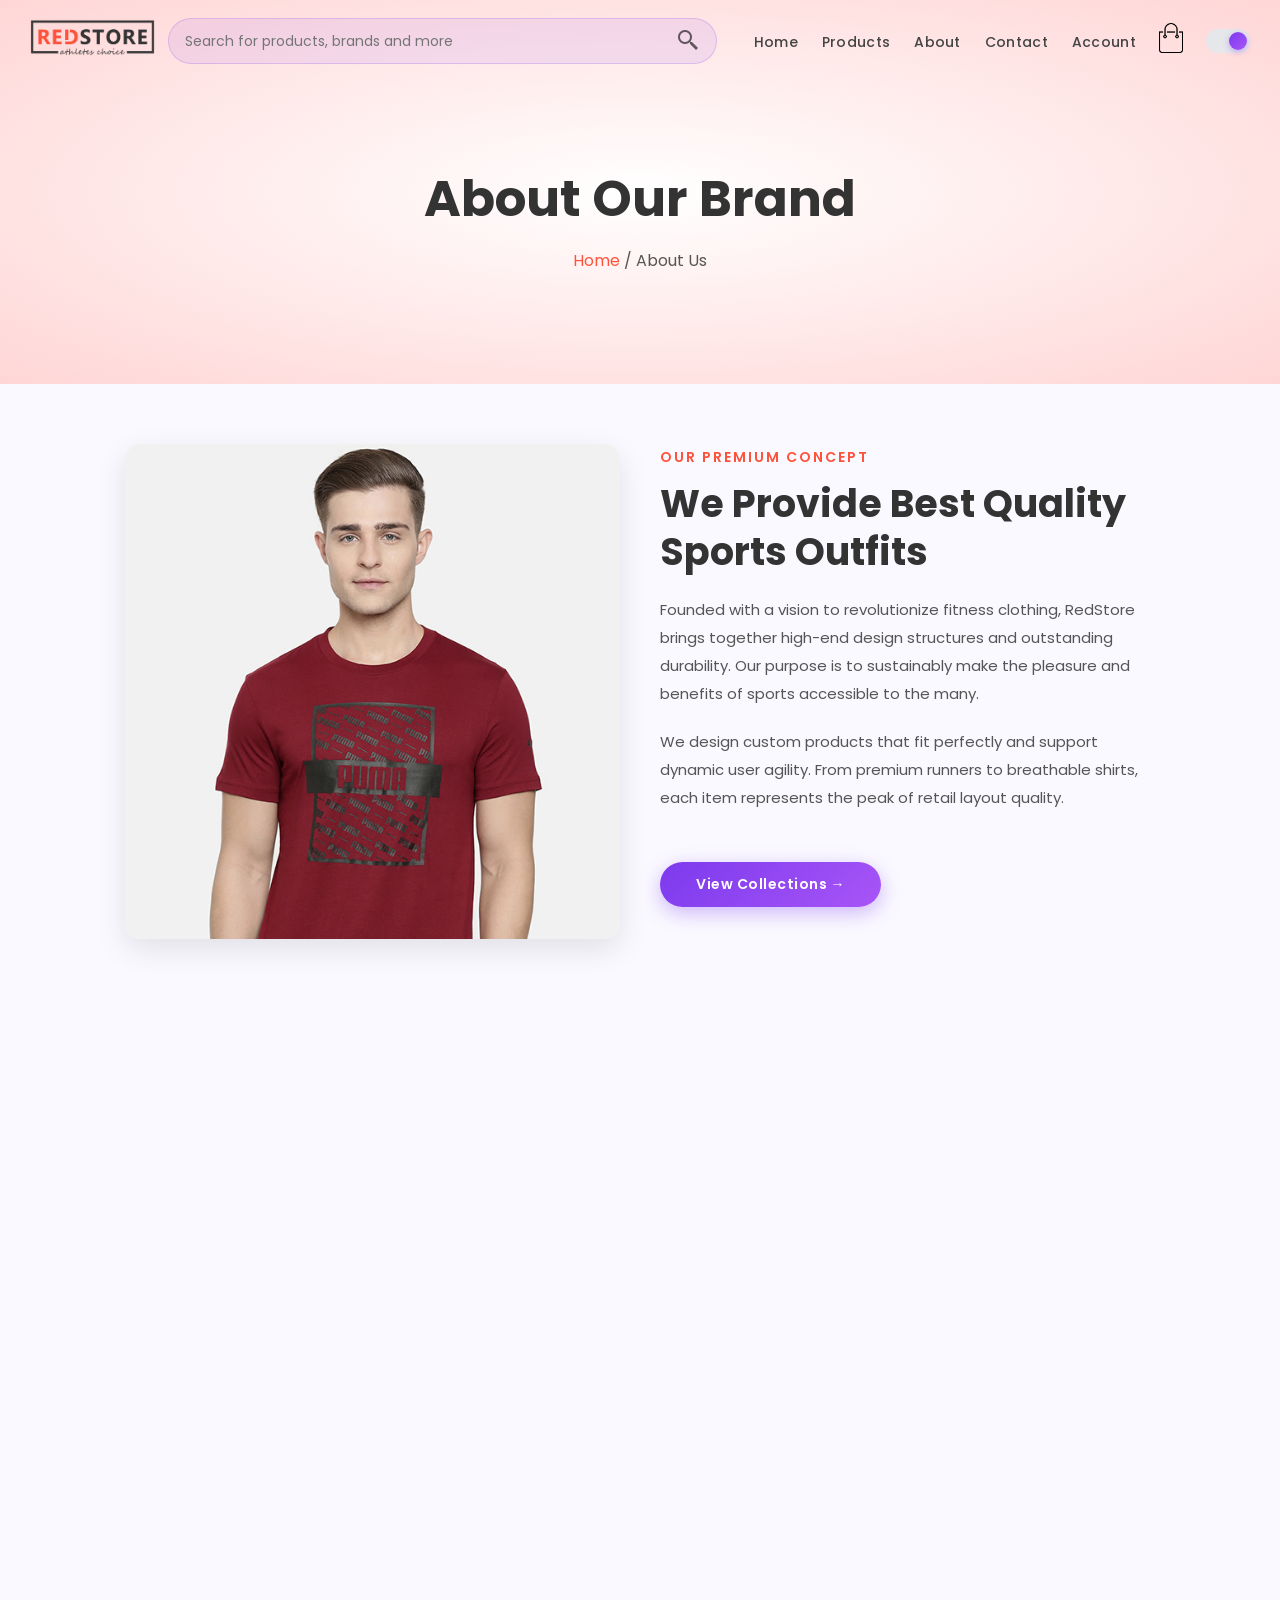
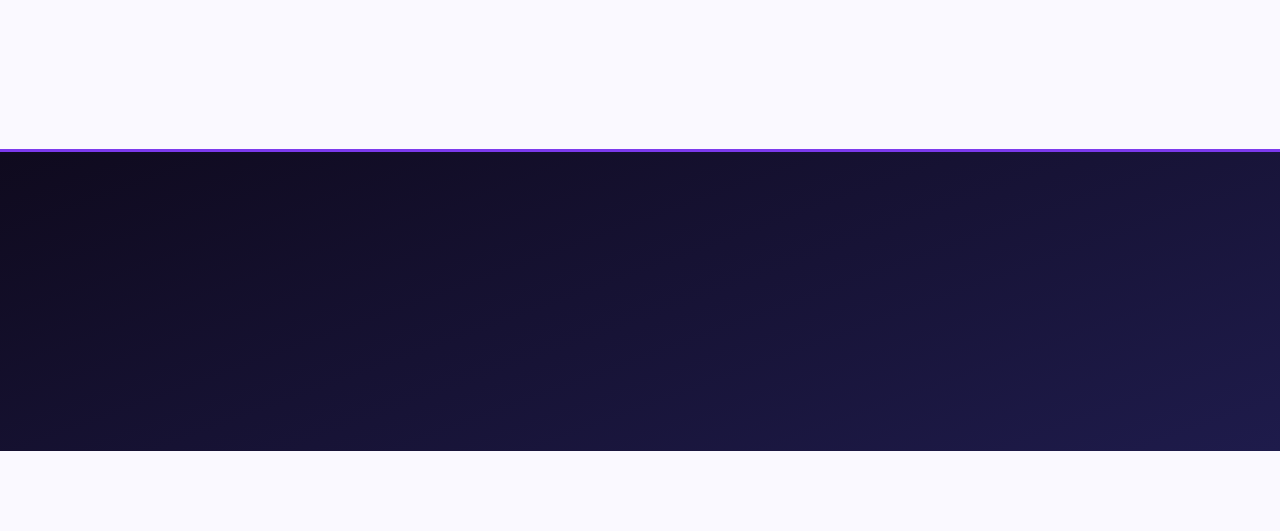
<file: About us.html>
<!DOCTYPE html>
<html lang="en">

<head>
    <meta charset="UTF-8" />
    <meta http-equiv="X-UA-Compatible" content="IE=edge" />
    <meta name="viewport" content="width=device-width, initial-scale=1.0" />
    <title>About Us | RedStore</title>
    <link rel="stylesheet" href="style.css" />
    <link rel="preconnect" href="https://fonts.googleapis.com" />
    <link rel="preconnect" href="https://fonts.gstatic.com" crossorigin />
    <link href="https://fonts.googleapis.com/css2?family=Poppins:wght@300;400;500;600;700&display=swap" rel="stylesheet" />
    <link href="https://unpkg.com/aos@2.3.1/dist/aos.css" rel="stylesheet" />
    <link rel="stylesheet" href="https://stackpath.bootstrapcdn.com/font-awesome/4.7.0/css/font-awesome.min.css" />
    <link rel="icon" type="image/x-icon" href="logo.png" />

    <style>
        /* --- VIP ABOUT PAGE CSS --- */
        .about-header {
            background: radial-gradient(#fff, #ffd6d6);
            padding-bottom: 30px;
        }
        
        /* Banner Area */
        .about-banner {
            text-align: center;
            padding: 80px 20px;
        }
        .about-banner h1 {
            font-size: 50px;
            font-weight: 700;
            color: #333;
            margin-bottom: 10px;
        }
        .about-banner p {
            color: #555;
            font-size: 16px;
        }

        /* Core Story Section */
        .about-core {
            padding: 60px 0;
        }
        .about-row {
            display: flex;
            align-items: center;
            justify-content: space-between;
            flex-wrap: wrap;
            gap: 40px;
        }
        .about-col-img, .about-col-text {
            flex: 1;
            min-width: 300px;
        }
        .about-img {
            width: 100%;
            border-radius: 15px;
            box-shadow: 0 10px 30px rgba(0, 0, 0, 0.1);
        }
        .tagline {
            color: #ff523b;
            font-weight: 600;
            text-transform: uppercase;
            letter-spacing: 2px;
            margin-bottom: 10px;
            font-size: 14px;
        }
        .about-heading {
            font-size: 38px;
            line-height: 48px;
            font-weight: 700;
            color: #333;
            margin-bottom: 20px;
        }
        .about-desc {
            color: #555;
            font-size: 15px;
            line-height: 28px;
            margin-bottom: 20px;
        }

        /* Milestones Counters */
        .milestones {
            background: #ff523b;
            color: #fff;
            padding: 50px 20px;
            text-align: center;
            border-radius: 15px;
            margin: 40px auto;
        }
        .milestone-row {
            display: flex;
            justify-content: space-around;
            flex-wrap: wrap;
            gap: 20px;
        }
        .milestone-box h2 {
            font-size: 40px;
            font-weight: 700;
        }
        .milestone-box p {
            font-size: 14px;
            opacity: 0.9;
        }

        /* Team Section */
        .team-section {
            padding: 60px 0;
            text-align: center;
        }
        .team-title {
            font-size: 32px;
            font-weight: 700;
            margin-bottom: 40px;
            color: #333;
        }
        .team-row {
            display: flex;
            justify-content: space-between;
            flex-wrap: wrap;
            gap: 20px;
        }
        .team-col {
            flex-basis: 30%;
            min-width: 250px;
            margin-bottom: 30px;
            background: #fff;
            padding: 20px;
            border-radius: 10px;
            box-shadow: 0 5px 20px rgba(0,0,0,0.05);
            transition: transform 0.3s;
        }
        .team-col:hover {
            transform: translateY(-10px);
        }
        .team-col img {
            width: 120px;
            height: 120px;
            border-radius: 50%;
            margin-bottom: 15px;
            object-fit: cover;
        }
        .team-col h3 {
            font-size: 18px;
            font-weight: 600;
            color: #333;
        }
        .team-col p {
            color: #ff523b;
            font-size: 13px;
            font-weight: 500;
            margin-bottom: 10px;
        }

        /* Dark mode menu image icon white color fix */
        .menu-icon.active {
            filter: invert(1) brightness(2) !important;
        }

        /* --- Dark Mode Active Override Configurations --- */
        body.active, body.active .about-header {
            background: #222 !important;
        }
        body.active .about-banner h1, 
        body.active .about-heading, 
        body.active .team-title,
        body.active .team-col h3 {
            color: #fff !important;
        }
        body.active .about-banner p, 
        body.active .about-desc {
            color: #ccc !important;
        }
        body.active .team-col {
            background: #333 !important;
            box-shadow: 0 5px 20px rgba(255,255,255,0.02);
        }
    </style>
</head>

<body>
    <div class="about-header">
        <div class="container">
            <div class="navbar">
                <div class="logo">
                    <a href="index.html">
                        <img src="logo.png" width="125px" />
                    </a>
                </div>
                <div class="search_bar">
                    <input type="text" name="search" placeholder="Search for products, brands and more">
                    <button type="submit" class="search-button"><img src="icons8-search-24.png"></button>
                </div>
                <nav>
                    <ul id="MenuItems">
                        <li><a href="index.html">Home</a></li>
                        <li><a href="allproducts.html">Products</a></li>
                        <li><a href="about.html">About</a></li>
                        <li><a href="contact.html">Contact</a></li>
                        <li><a href="account.html">Account</a></li>
                    </ul>
                </nav>
                <a href="cart.html">
                    <img src="cart.png" width="30px" height="30px" />
                </a>
                <div class="toggle">
                    <i class="fa-solid fa-moon toggle-icon"></i>
                    <i class="fa-solid fa-sun toggle-icon"></i>
                    <div class="toggle-ball"></div>
                </div>
                <img src="menu.png" class="menu-icon" onclick="menutoggle()" />
            </div>

            <div class="about-banner" data-aos="fade-up">
                <h1>About Our Brand</h1>
                <p><a href="index.html" style="color: #ff523b;">Home</a> / About Us</p>
            </div>
        </div>
    </div>

    <div class="small-container">
        
        <div class="about-core" data-aos="fade-up">
            <div class="about-row">
                <div class="about-col-img">
                    <img src="gallery-1.jpg" class="about-img" />
                </div>
                <div class="about-col-text">
                    <p class="tagline">Our Premium Concept</p>
                    <h2 class="about-heading">We Provide Best Quality Sports Outfits</h2>
                    <p class="about-desc">
                        Founded with a vision to revolutionize fitness clothing, RedStore brings together high-end design structures and outstanding durability. Our purpose is to sustainably make the pleasure and benefits of sports accessible to the many.
                    </p>
                    <p class="about-desc">
                        We design custom products that fit perfectly and support dynamic user agility. From premium runners to breathable shirts, each item represents the peak of retail layout quality.
                    </p>
                    <a href="allproducts.html" class="btn">View Collections &#8594;</a>
                </div>
            </div>
        </div>

        <div class="milestones" data-aos="fade-up">
            <div class="milestone-row">
                <div class="milestone-box">
                    <h2>12K+</h2>
                    <p>Happy Global Viewers</p>
                </div>
                <div class="milestone-box">
                    <h2>50+</h2>
                    <p>Premium Products</p>
                </div>
                <div class="milestone-box">
                    <h2>24/7</h2>
                    <p>Operational Support</p>
                </div>
                <div class="milestone-box">
                    <h2>100%</h2>
                    <p>Authentic Quality</p>
                </div>
            </div>
        </div>

        <div class="team-section" data-aos="fade-up">
            <h2 class="team-title">Our Creative Mind</h2>
            <div class="team-row">
                <div class="team-col">
                    <img src="user-1.png" />
                    <h3>Emma Watson</h3>
                    <p>Lead Apparel Designer</p>
                </div>
                <div class="team-col">
                    <img src="user-2.png" />
                    <h3>M. Mujeeb Ur Rehman</h3>
                    <p>Founder & Web Architect</p>
                </div>
                <div class="team-col">
                    <img src="user-3.png" />
                    <h3>John Doe</h3>
                    <p>Marketing Operations</p>
                </div>
            </div>
        </div>

    </div>

    <div class="footer">
        <div class="container" data-aos="fade-up">
            <div class="row">
                <div class="footer-col-1">
                    <h3>Download Our App</h3>
                    <p>Download App for Android and ios mobile phone</p>
                    <div class="app-logo">
                        <img src="play-store.png" />
                        <img src="app-store.png" />
                    </div>
                </div>
                <div class="footer-col-2">
                    <img src="logo-white.png" />
                    <p>Our Purpose is to Sustainably make the Pleasure and Benefits of Sports Accessible to the many.</p>
                </div>
                <div class="footer-col-3">
                    <h3>Useful Links</h3>
                    <ul>
                        <li>Coupons</li>
                        <li>Blog Post</li>
                        <li>Return Policy</li>
                        <li>Join Affiliate</li>
                    </ul>
                </div>
                <div class="footer-col-4">
                    <h3>Follow Us</h3>
                    <ul>
                        <li>Facebook</li>
                        <li>Twitter</li>
                        <li>Instagram</li>
                        <li>Youtube</li>
                    </ul>
                </div>
            </div>
            <hr />
            <p class="copyright">
                Copyright &copy;
                <script type="text/javascript">
                    document.write(new Date().getFullYear());
                </script>
                - RedStore
            </p>
        </div>
    </div>

    <script>
        var MenuItems = document.getElementById("MenuItems");
        MenuItems.style.maxHeight = "0px";

        function menutoggle() {
            if (MenuItems.style.maxHeight == "0px") {
                MenuItems.style.maxHeight = "200px";
            } else {
                MenuItems.style.maxHeight = "0px";
            }
        }

        // Dark Mode Controller System
        const ball = document.querySelector(".toggle-ball");
        const items = document.querySelectorAll(".row,body,.menu-icon,.container,.navbar,.about-header,.toggle");
        
        ball.addEventListener("click", () => {
            items.forEach(item => {
                item.classList.toggle("active");
            });
            ball.classList.toggle("active");
        });
    </script>
    <script src="https://unpkg.com/aos@2.3.1/dist/aos.js"></script>
    <script>
        AOS.init();
    </script>
</body>

</html>
</file>
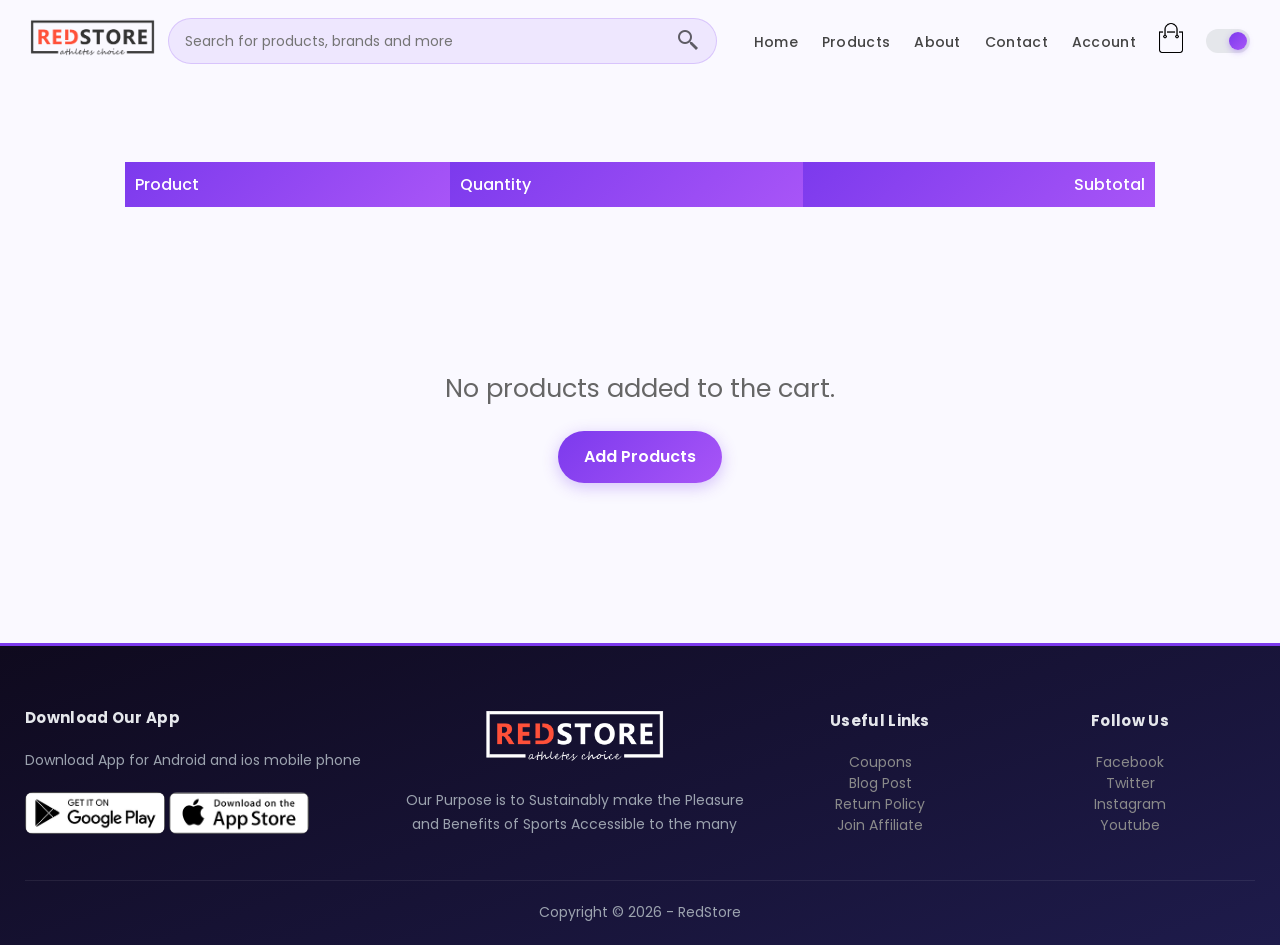
<file: cart.html>
<!DOCTYPE html>
<html lang="en">

<head>
    <meta charset="UTF-8" />
    <meta http-equiv="X-UA-Compatible" content="IE=edge" />
    <meta name="viewport" content="width=device-width, initial-scale=1.0" />
    <title>Cart Details</title>
    <link rel="stylesheet" href="style.css" />
    <link rel="preconnect" href="https://fonts.googleapis.com" />
    <link rel="preconnect" href="https://fonts.gstatic.com" crossorigin />
    <link href="https://fonts.googleapis.com/css2?family=Poppins:wght@300;400;500;600;700&display=swap" rel="stylesheet" />
    <link href="https://unpkg.com/aos@2.3.1/dist/aos.css" rel="stylesheet" />
    <link rel="stylesheet" href="https://stackpath.bootstrapcdn.com/font-awesome/4.7.0/css/font-awesome.min.css" />
</head>

<body>
    <div class="container">
        <div class="navbar">
            <div class="logo">
                <a href="index.html">
                    <img src="logo.png" width="125px" />
                </a>
            </div>
            <div class="search_bar">
                <input type="text" name="search" placeholder="Search for products, brands and more">
                <button type="submit" class="search-button"><img src="icons8-search-24.png"></button>
                </div>
            <nav>
                <ul id="MenuItems">
                    <li><a href="index.html">Home</a></li>
                    <li><a href="allproducts.html">Products</a></li>
                    <li><a href="">About</a></li>
                    <li><a href="">Contact</a></li>
                    <li><a href="account.html">Account</a></li>
                </ul>
            </nav>
            <a href="cart.html">
                <img src="cart.png" width="30px" height="30px" />
            </a>
            <div class="toggle">
                <i class="fa-solid fa-moon toggle-icon"></i>
                <i class="fa-solid fa-sun toggle-icon"></i>
                <div class="toggle-ball"></div>
            </div>
            <img src="menu.png" class="menu-icon" onclick="menutoggle()" />
        </div>
    </div>
    <div class="small-container cart-page">
        <table id="table">
            <tr>
                <th>Product</th>
                <th>Quantity</th>
                <th>Subtotal</th>
            </tr>
            <tbody>
            </tbody>
        </table>
        <div class="total-price" data-aos="fade-up" id="subtotal-section">
        </div>
        <div id="storedItems"></div>
        <div id="empty-cart">
            <p>No products added to the cart.</p>
            <a href="allproducts.html" class="btn-add">Add Products</a>
        </div>
    </div>
    <div id="toast">Red Printed T-Shirt removed from the cart</div>
    <div class="footer">
        <div class="container" data-aos="fade-up">
            <div class="row">
                <div class="footer-col-1">
                    <h3>Download Our App</h3>
                    <p>Download App for Android and ios mobile phone</p>
                    <div class="app-logo">
                        <img src="play-store.png" />
                        <img src="app-store.png" />
                    </div>
                </div>
                <div class="footer-col-2">
                    <img src="logo-white.png" />
                    <p>
                        Our Purpose is to Sustainably make the Pleasure and Benefits of Sports Accessible to the many
                    </p>
                </div>
                <div class="footer-col-3">
                    <h3>Useful Links</h3>
                    <ul>
                        <li>Coupons</li>
                        <li>Blog Post</li>
                        <li>Return Policy</li>
                        <li>Join Affiliate</li>
                    </ul>
                </div>
                <div class="footer-col-4">
                    <h3>Follow Us</h3>
                    <ul>
                        <li>Facebook</li>
                        <li>Twitter</li>
                        <li>Instagram</li>
                        <li>Youtube</li>
                    </ul>
                </div>
            </div>
            <hr />
            <p class="copyright">
                Copyright &copy;
                <script type="text/javascript">
                    document.write(new Date().getFullYear());
                </script>
                - RedStore
            </p>
        </div>
    </div>
    <script>
        var MenuItems = document.getElementById("MenuItems");
        MenuItems.style.maxHeight = "0px";

        function menutoggle() {
            if (MenuItems.style.maxHeight == "0px") {
                MenuItems.style.maxHeight = "200px";
            } else {
                MenuItems.style.maxHeight = "0px";
            }
        }
    </script>
    <script src="https://unpkg.com/aos@2.3.1/dist/aos.js"></script>
    <script>
        AOS.init();
    </script>
    <script>
        const table = document.getElementById("table").innerHTML;
        const userString = localStorage.getItem("user");
        const retrievedUser = JSON.parse(userString);

        //to update Quantity of items using the input element
        function updateQty(element) {
            if (element.value < 0) {
                window.alert("Quantity of items can not be negative!")
                element.value = Math.abs(element.value);
            }
            const idNumber = `${element.id.split("-")[1]}`;
            retrievedUser.cart[idNumber].productQuantity = element
                .value; //updates the productQuantity of item in the cart array using the input element's value
            let updatedCart = {
                    cart: retrievedUser.cart
                } //saving the new cart array to a new variable in the format how cart items are saved
                // console.log(updatedCart)
            localStorage.setItem("user", JSON.stringify(updatedCart)) //updating the localStorage cart items
            renderItemsAndCosts();
        }

        function renderItemsAndCosts() {
            let id = -1;
            let subTotal = 0;
            let tbodyRef = document
                .getElementById("table")
                .getElementsByTagName("tbody")[1];
            tbodyRef.innerHTML = "" //clearing before rendering items from localhost
            retrievedUser.cart.forEach((item) => {
                id++; //id assignment starts from 0

                // Insert a row at the end of table
                let newRow = tbodyRef.insertRow();

                // Insert a cell at the end of the row
                let newCell = newRow.insertCell();
                newCell.innerHTML =
                    `<div class='cartinfo' data-aos='fade-up'><img src='${item.img}' /><div><p>${item.productName}</p><small>Size: ${item.productSize}, Price: ${item.productPrice} Rs.</small><br /><span class="remove-btn" id="remove-${id}" onclick="removeItem()">Remove</span></div></div>`;

                newCell = newRow.insertCell();
                newCell.innerHTML +=
                    `<input type='number' value='${item.productQuantity}' data-aos="fade-up" onchange="updateQty(this)" id="updateQty-${id}" min="1"/>`;

                newCell = newRow.insertCell();
                newCell.innerHTML +=
                    `<div data-aos="fade-up">Rs. ${item.productPrice * item.productQuantity}</div>`;
                subTotal += item.productPrice * item.productQuantity;
            });

            document.getElementById(
                "subtotal-section"
            ).innerHTML = `<table><tr><td>Subtotal</td><td>Rs. ${subTotal}</td></tr><tr><td>GST</td><td>Rs. ${Number(
        (subTotal / 7.78).toFixed(2)
      )}</td></tr><tr><td>Total</td><td>Rs. ${Number(
        (subTotal + subTotal / 7.78).toFixed(2)
      )}</td></tr></table>`;
        }
        renderItemsAndCosts(); //rendering the cart items and the costs initially
        // to remove the row of item
        function removeItem() {
            const idNumber = event.target.id.split("-")[1]; //eg. if remove-3 btn is clicked, idNumber = 3
            retrievedUser.cart.splice(idNumber,
                1); //removing the item from the cart array, whose 'remove' button is clicked
            let updatedCart = {
                    cart: retrievedUser.cart
                } //saving the new cart array to a new variable in the format how cart items are saved
                // console.log(updatedCart)
            localStorage.setItem("user", JSON.stringify(updatedCart)) //updating the localStorage cart items
            renderItemsAndCosts();
            showToast();
            checkForItemsInCart();
        }
        const ball = document.querySelector(".toggle-ball");
        const items = document.querySelectorAll(".row,body,.menu-icon,.container,.navbar,.header,.toggle");
        ball.addEventListener("click", () => {

            items.forEach(item => {
                item.classList.toggle("active")
            })
            ball.classList.toggle("active")
        })

        const showToast = () => {
            let toast = document.getElementById("toast");
            toast.className = "showToast";

            setTimeout(function() {
                toast.className = toast.className.replace("showToast", "");
            }, 3000);
        }

        const checkForItemsInCart = () => {
            const productTable = document.getElementById("table");
            const subtotalSection = document.getElementById("subtotal-section");
            const storedItems = document.getElementById("storedItems");
            const emptyCart = document.getElementById("empty-cart");
            if (retrievedUser.cart.length === 0) {
                productTable.classList.add("hidden");
                subtotalSection.classList.add("hidden");
                storedItems.classList.add("hidden");
                emptyCart.classList.remove("hidden")
            } else {
                emptyCart.classList.add("hidden");
                productTable.classList.remove("hidden")
                subtotalSection.classList.remove("hidden")
                storedItems.classList.remove("hidden")
            }
        }
        checkForItemsInCart();
    </script>
</body>

</html>
</file>
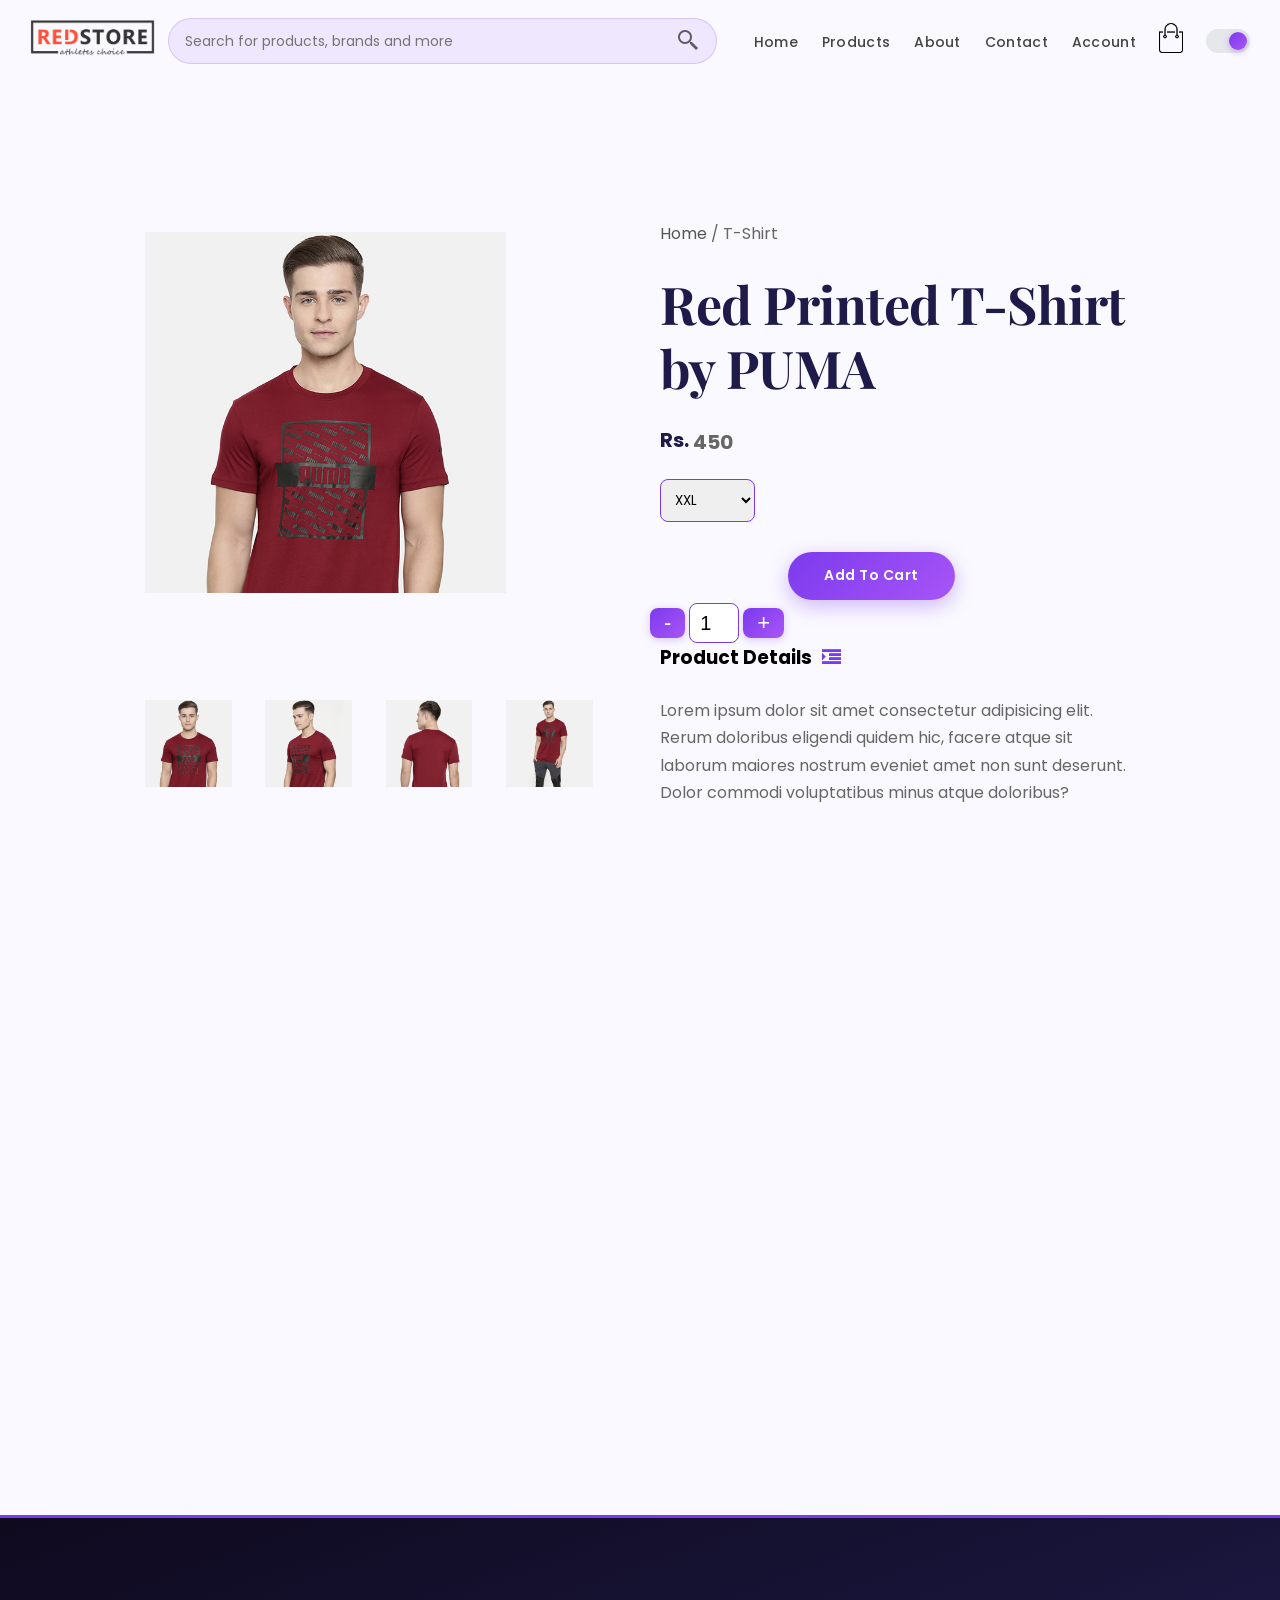
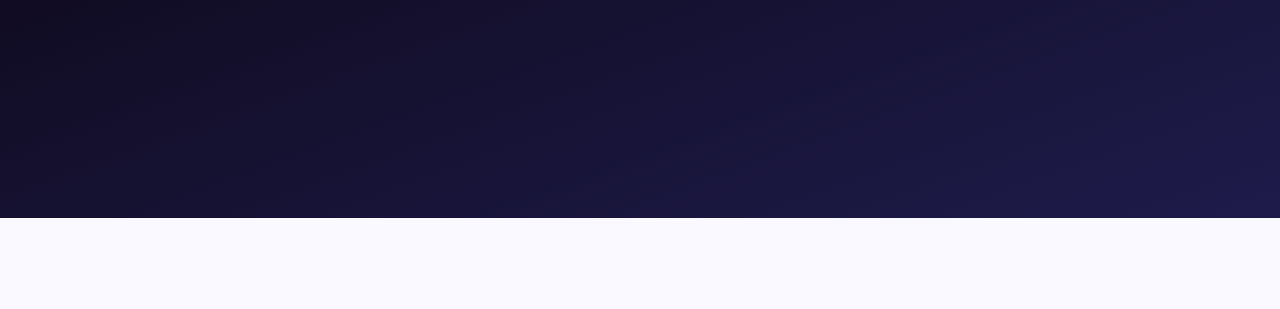
<file: productdetail.html>
<!DOCTYPE html>
<html lang="en">

<head>
    <meta charset="UTF-8" />
    <meta http-equiv="X-UA-Compatible" content="IE=edge" />
    <meta name="viewport" content="width=device-width, initial-scale=1.0" />
    <title>Product Details</title>
    <link rel="stylesheet" href="style.css" />
    <link rel="preconnect" href="https://fonts.googleapis.com" />
    <link rel="preconnect" href="https://fonts.gstatic.com" crossorigin />
    <link href="https://fonts.googleapis.com/css2?family=Poppins:wght@300;400;500;600;700&display=swap" rel="stylesheet" />
    <link href="https://unpkg.com/aos@2.3.1/dist/aos.css" rel="stylesheet" />
    <link rel="stylesheet" href="https://stackpath.bootstrapcdn.com/font-awesome/4.7.0/css/font-awesome.min.css" />
    <link rel="icon" type="image/x-icon" href="logo.png" />
    <style>
      /* Dark mode mein menu image icon ko white karne ke liye fix */
      .menu-icon.active {
        filter: invert(1) brightness(2) !important;
      }
    </style>
</head>

<body>
    <div class="container">
        <div class="navbar">
            <div class="logo">
                <a href="index.html">
                    <img src="logo.png" width="125px" />
                </a>
            </div>
            <div class="search_bar">
                <input type="text" name="search" placeholder="Search for products, brands and more">
                <button type="submit" class="search-button"><img src="icons8-search-24.png"></button>
                </div>
            <nav>
                <ul id="MenuItems">
                    <li><a href="index.html">Home</a></li>
                    <li><a href="allproducts.html">Products</a></li>
                    <li><a href="">About</a></li>
                    <li><a href="contact.html">Contact</a></li>
                    <li><a href="account.html">Account</a></li>
                </ul>
            </nav>
            <a href="cart.html">
                <img src="cart.png" width="30px" height="30px" />
            </a>
            <div class="toggle">
                <i class="fa-solid fa-moon toggle-icon"></i>
                <i class="fa-solid fa-sun toggle-icon"></i>
                <div class="toggle-ball"></div>
            </div>
            <img src="menu.png" class="menu-icon" onclick="menutoggle()" />
        </div>
    </div>
    <div class="small-container single-product" data-aos="fade-up">
        <div class="row">
            <div class="col-2">
                <img src="gallery-1.jpg" width="100%" id="ProductImg" />
                <div class="small-img-row">
                    <div class="small-img-col">
                        <img src="gallery-1.jpg" width="100%" class="small-img" />
                    </div>
                    <div class="small-img-col">
                        <img src="gallery-2.jpg" width="100%" class="small-img" />
                    </div>
                    <div class="small-img-col">
                        <img src="gallery-3.jpg" width="100%" class="small-img" />
                    </div>
                    <div class="small-img-col">
                        <img src="gallery-4.jpg" width="100%" class="small-img" />
                    </div>
                </div>
            </div>
            <div class="col-2">
                <p><a href="./allproducts.html">Home</a> / T-Shirt</p>
                <h1 id="productName">Red Printed T-Shirt by PUMA</h1>
                <h4 style="display: flex">
                    Rs.&nbsp;
                    <p id="productPrice" style="margin-right: 0.25em">450</p>
                </h4>
                <select id="productSize">
                    <option>XXL</option>
                    <option>XL</option>
                    <option>Large</option>
                    <option>Medium</option>
                    <option>Small</option>
                </select>
                <button class="btn-quantity" onClick="decreaseQuantity()">-</button>
                <input type="number" value="1" min="1" id="productQuantity" oninput="checkValid()" />
                <button type="button" class="btn-quantity" onClick="increaseQuantity()">+</button>

                <p onclick="func()" class="btn">Add To Cart</p>
                <h3>Product Details<i class="fa fa-indent"></i></h3>
                <br />
                <p>
                    Lorem ipsum dolor sit amet consectetur adipisicing elit. Rerum doloribus eligendi quidem hic, facere atque sit laborum maiores nostrum eveniet amet non sunt deserunt. Dolor commodi voluptatibus minus atque doloribus?
                </p>
            </div>
        </div>
    </div>

    <div class="small-container">
        <div class="row row-2" data-aos="fade-up">
            <h2>Related Products</h2>
            <p><a href="./allproducts.html" class="viewMore--btn">View More</a></p>
        </div>
    </div>

    <div class="small-container">
        <div class="row">
            <div class="col-4" id="box" data-aos="fade-up">
                <img src="product-9.jpg" />
                <h4>Wrist Watch</h4>
                <div class="rating">
                    <i class="fa fa-star"></i>
                    <i class="fa fa-star"></i>
                    <i class="fa fa-star"></i>
                    <i class="fa fa-star"></i>
                    <i class="fa fa-star-o"></i>
                </div>
                <p>Rs. 450.00</p>
            </div>
            <div class="col-4" id="box" data-aos="fade-up">
                <img src="product-10.jpg" />
                <h4>Black Ranger shoes</h4>
                <div class="rating">
                    <i class="fa fa-star"></i>
                    <i class="fa fa-star"></i>
                    <i class="fa fa-star"></i>
                    <i class="fa fa-star-o"></i>
                    <i class="fa fa-star-o"></i>
                </div>
                <p>Rs. 850.00</p>
            </div>
            <div class="col-4" id="box" data-aos="fade-up">
                <img src="product-11.jpg" />
                <h4>New style shoes</h4>
                <div class="rating">
                    <i class="fa fa-star"></i>
                    <i class="fa fa-star"></i>
                    <i class="fa fa-star"></i>
                    <i class="fa fa-star"></i>
                    <i class="fa fa-star-half-o"></i>
                </div>
                <p>Rs. 450.00</p>
            </div>
            <div class="col-4" id="box" data-aos="fade-up">
                <img src="product-12.jpg" />
                <h4>Black jogger Puma</h4>
                <div class="rating">
                    <i class="fa fa-star"></i>
                    <i class="fa fa-star"></i>
                    <i class="fa fa-star"></i>
                    <i class="fa fa-star-half-o"></i>
                    <i class="fa fa-star-o"></i>
                </div>
                <p>Rs. 550.00</p>
            </div>
        </div>
        <div id="toast">Red Printed T-Shirt added to the cart</div>
    </div>
    <div class="footer">
        <div class="container" data-aos="fade-up">
            <div class="row">
                <div class="footer-col-1">
                    <h3>Download Our App</h3>
                    <p>Download App for Android and ios mobile phone</p>
                    <div class="app-logo">
                        <img src="play-store.png" />
                        <img src="app-store.png" />
                    </div>
                </div>
                <div class="footer-col-2">
                    <img src="logo-white.png" />
                    <p>
                        Our Purpose is to Sustainably make the Pleasure and Benefits of Sports Accessible to the many
                    </p>
                </div>
                <div class="footer-col-3">
                    <h3>Useful Links</h3>
                    <ul>
                        <li>Coupons</li>
                        <li>Blog Post</li>
                        <li>Return Policy</li>
                        <li>Join Affiliate</li>
                    </ul>
                </div>
                <div class="footer-col-4" data-aos="fade-up">
                    <h3>Follow Us</h3>
                    <ul>
                        <li>Facebook</li>
                        <li>Twitter</li>
                        <li>Instagram</li>
                        <li>Youtube</li>
                    </ul>
                </div>
            </div>
            <hr />
            <p class="copyright">
                Copyright &copy
                <script type="text/javascript">
                    document.write(new Date().getFullYear());
                </script>
                - RedStore
            </p>
        </div>
    </div>
    <script>
        var MenuItems = document.getElementById("MenuItems");
        MenuItems.style.maxHeight = "0px";

        function menutoggle() {
            if (MenuItems.style.maxHeight == "0px") {
                MenuItems.style.maxHeight = "200px";
            } else {
                MenuItems.style.maxHeight = "0px";
            }
        }
    </script>
    <script>
        var ProductImg = document.getElementById("ProductImg");
        var SmallImg = document.getElementsByClassName("small-img");
        SmallImg[0].onclick = function() {
            ProductImg.src = SmallImg[0].src;
        };
        SmallImg[1].onclick = function() {
            ProductImg.src = SmallImg[1].src;
        };
        SmallImg[2].onclick = function() {
            ProductImg.src = SmallImg[2].src;
        };
        SmallImg[3].onclick = function() {
            ProductImg.src = SmallImg[3].src;
        };
    </script>
    <script src="https://unpkg.com/aos@2.3.1/dist/aos.js"></script>
    <script>
        AOS.init();
    </script>
    <script>
        const user = {
            cart: []
        };
        let userString = JSON.stringify(user);
        if (!localStorage.getItem("user")) {
            localStorage.setItem("user", userString);
        }
        let func = () => {
            let img = document.getElementById("ProductImg");
            let productName = document.getElementById("productName").textContent;
            let productPrice = parseFloat(
                document.getElementById("productPrice").textContent
            );
            let select = document.getElementById("productSize");
            let productSize = select.options[select.selectedIndex].value;
            let productQuantity = parseFloat(
                document.getElementById("productQuantity").value
            );
            let isProductDuplicate = false;
            let id = 0;
            let product = {
                id,
                img: img.src,
                productName,
                productPrice,
                productSize,
                productQuantity,
            };
            console.log("product: ", product);
            userString2 = localStorage.getItem("user");
            const retrievedUser = JSON.parse(userString2);
            console.log("user after retrieving: ", retrievedUser);

            retrievedUser.cart.forEach(cartItem => {
                if (cartItem.id === product.id && cartItem.productSize === product.productSize) {
                    cartItem.productQuantity = +cartItem.productQuantity + +product.productQuantity
                    isProductDuplicate = true;
                }
            })
            if (!isProductDuplicate) retrievedUser.cart.push(product);

            console.log("user after updating: ", retrievedUser);
            const updatedUserString = JSON.stringify(retrievedUser);
            localStorage.setItem("user", updatedUserString);
            showToast();
        };

        const ball = document.querySelector(".toggle-ball");
        const items = document.querySelectorAll(".row,body,.menu-icon,.container,.navbar,.header,.toggle");
        ball.addEventListener("click", () => {

                items.forEach(item => {
                    item.classList.toggle("active")
                })
                ball.classList.toggle("active")
            })

        const showToast = () => {
            let toast = document.getElementById("toast");
            toast.className = "showToast";

            setTimeout(function() {
                toast.className = toast.className.replace("showToast", "");
            }, 3000);
        }


        const increaseQuantity = () => {
            const productQuantity = document.querySelector("#productQuantity");
            productQuantity.value = Number(productQuantity.value) + 1;
        }

        const decreaseQuantity = () => {
            const productQuantity = document.querySelector("#productQuantity");
            if (productQuantity.value >= 2)
                productQuantity.value = Number(productQuantity.value) - 1;
        }

        const checkValid = () => {
            const productQuantity = document.querySelector("#productQuantity");
            if (Number(productQuantity.value) < 1) {
                productQuantity.value = 1;
            }
        }
    </script>
</body>

</html>
</file>
<file: style.css>
@import url('//maxcdn.bootstrapcdn.com/font-awesome/4.3.0/css/font-awesome.min.css');
@import url('https://fonts.googleapis.com/css2?family=Playfair+Display:wght@600;700&family=Poppins:wght@300;400;500;600;700&display=swap');

:root {
    --primary: #7c3aed;
    --primary-dark: #5b21b6;
    --primary-light: #a78bfa;
    --accent: #f59e0b;
    --bg-soft: #ede9fe;
    --gradient: linear-gradient(135deg, #7c3aed, #a855f7);
    --gradient-gold: linear-gradient(135deg, #f59e0b, #fbbf24);
    --shadow-soft: 0 4px 24px rgba(124, 58, 237, 0.13);
    --shadow-hover: 0 12px 40px rgba(124, 58, 237, 0.22);
    --radius: 16px;
    --radius-sm: 10px;
}

* {
    margin: 0;
    padding: 0;
    box-sizing: border-box;
}

body {
    font-family: 'Poppins', sans-serif;
    scroll-behavior: smooth;
    background: #faf9ff;
}

/* ---- LOADER ---- */

#loader {
    position: fixed;
    width: 100%;
    height: 100vh;
    z-index: 999;
    overflow: visible;
    background: #fff url('shopping.gif') no-repeat center center;
}

/* ---- ANIMATION ---- */

.animate-bottom {
    position: relative;
    animation: animatebottom 0.8s ease;
}

@keyframes animatebottom {
    from {
        bottom: -100px;
        opacity: 0;
    }
    to {
        bottom: 0;
        opacity: 1;
    }
}

#myDiv {
    display: none;
    text-align: center;
}

/* ---- SCROLL TO TOP ---- */

#btnScrollToTop {
    position: fixed;
    right: 20px;
    bottom: 20px;
    width: 52px;
    height: 52px;
    border-radius: 50%;
    background: var(--gradient);
    box-shadow: 0 4px 20px rgba(124, 58, 237, 0.4);
    color: #fff;
    border: none;
    outline: none;
    cursor: pointer;
    z-index: 100;
    transition: all 300ms ease;
}

#btnScrollToTop:hover {
    transform: translateY(-4px) scale(1.08);
    box-shadow: 0 8px 28px rgba(124, 58, 237, 0.5);
}

/* ---- NAVBAR ---- */

.navbar {
    display: flex;
    align-items: center;
    padding: 18px 5px;
}

nav {
    flex: 1;
    text-align: right;
}

nav ul {
    display: inline-block;
    list-style: none;
}

nav ul li {
    display: inline-block;
    margin-right: 20px;
    position: relative;
    color: var(--primary);
}

nav ul li a {
    color: #444;
    font-weight: 500;
    font-size: 14px;
    letter-spacing: 0.3px;
    transition: color 250ms;
}

nav ul li a:hover {
    color: var(--primary);
}

nav li::after {
    content: '';
    position: absolute;
    width: 100%;
    height: 2px;
    bottom: -2px;
    left: 0;
    background: var(--gradient);
    border-radius: 2px;
    transform: scaleX(0);
    transform-origin: right;
    transition: transform 0.28s ease-out;
}

nav li:hover::after {
    transform: scaleX(1);
    transform-origin: left;
}

a {
    text-decoration: none;
    color: #555;
}

p {
    color: #666;
    line-height: 1.7;
}

/* ---- CONTAINER ---- */

.container {
    max-width: 1300px;
    margin: auto;
    padding-left: 25px;
    padding-right: 25px;
}

.row {
    display: flex;
    align-items: center;
    flex-wrap: wrap;
    justify-content: space-around;
}

/* ---- SEARCH BAR ---- */

.search_bar {
    width: 45%;
    height: 46px;
    max-width: 700px;
    display: flex;
    align-items: center;
    margin: 0 13px;
    border-radius: 30px;
    background: rgba(124, 58, 237, 0.09);
    border: 1.5px solid rgba(124, 58, 237, 0.2);
    padding: 7px 16px;
    transition: border 300ms, box-shadow 300ms;
}

.search_bar:focus-within {
    border-color: var(--primary);
    box-shadow: 0 0 0 3px rgba(124, 58, 237, 0.12);
}

.search_bar input {
    background: transparent;
    flex: 1;
    border: 0;
    outline: none;
    font-size: 14px;
    color: #333;
    font-family: 'Poppins', sans-serif;
}

.search-button {
    background: transparent;
    cursor: pointer;
    border: none;
    opacity: 0.6;
    transition: opacity 200ms;
}

.search-button:hover {
    opacity: 1;
}

/* ---- HEADER ---- */

.header {
    background: linear-gradient(160deg, #f5f3ff 0%, #ede9fe 60%, #ddd6fe 100%);
    position: relative;
    overflow: hidden;
}

.header::before {
    content: '';
    position: absolute;
    width: 500px;
    height: 500px;
    border-radius: 50%;
    background: radial-gradient(circle, rgba(167, 139, 250, 0.18) 0%, transparent 70%);
    top: -150px;
    right: -100px;
    pointer-events: none;
}

.header .row {
    margin: 70px;
    margin-top: 0;
}

/* ---- COL-2 ---- */

.col-2 {
    flex-basis: 50%;
    min-width: 280px;
}

.col-2 img {
    max-width: 76%;
    padding: 50px 0;
}

.col-2 h1 {
    font-family: 'Playfair Display', serif;
    font-size: 52px;
    line-height: 64px;
    margin: 25px 0;
    color: #1e1b4b;
    letter-spacing: -0.5px;
}

/* ---- BUTTON ---- */

.btn {
    display: inline-block;
    background: var(--gradient);
    color: #fff;
    padding: 12px 36px;
    margin: 30px 60px;
    border-radius: 40px;
    border: none;
    cursor: pointer;
    font-size: 14px;
    font-weight: 600;
    letter-spacing: 0.5px;
    box-shadow: 0 6px 20px rgba(124, 58, 237, 0.35);
    transition: all 350ms ease;
    position: relative;
    overflow: hidden;
    margin-left: 0px;
}

.btn::after {
    content: '';
    position: absolute;
    inset: 0;
    background: rgba(255, 255, 255, 0.15);
    opacity: 0;
    transition: opacity 300ms;
    border-radius: inherit;
}

.btn:hover {
    transform: translateY(-3px);
    box-shadow: 0 10px 28px rgba(124, 58, 237, 0.45);
}

.btn:hover::after {
    opacity: 1;
}

.btn:active {
    transform: translateY(0);
}

/* ---- CATEGORIES ---- */

.categories {
    margin: 70px 0;
}

.col-3 {
    flex-basis: 30%;
    min-width: 250px;
    margin-bottom: 30px;
}

.col-3 img {
    width: 100%;
    border-radius: var(--radius);
}

/* ---- SMALL CONTAINER ---- */

.small-container {
    max-width: 1080px;
    margin: auto;
    padding-left: 25px;
    padding-right: 25px;
}

/* ---- TITLE ---- */

.title {
    text-align: center;
    margin: 0 auto 80px;
    position: relative;
    line-height: 60px;
    color: #1e1b4b;
    font-family: 'Playfair Display', serif;
    font-size: 28px;
}

.title::after {
    content: '';
    background: var(--gradient);
    width: 70px;
    height: 4px;
    border-radius: 4px;
    position: absolute;
    bottom: 0;
    left: 50%;
    transform: translateX(-50%);
}

/* ---- PRODUCT CARDS ---- */

.col-4 {
    flex-basis: 25%;
    padding: 10px;
    min-width: 200px;
    margin-bottom: 50px;
    cursor: pointer;
    transition: transform 0.35s ease, box-shadow 0.35s ease;
    border-radius: var(--radius);
}

.col-4 img {
    width: 100%;
    border-radius: var(--radius-sm);
}

.col-4 p {
    font-size: 14px;
    color: #444;
    font-weight: 600;
}

h4 {
    color: #1e1b4b;
    font-weight: 600;
    font-size: 14px;
    margin-bottom: 4px;
}

#box {
    background: #fff;
    border-radius: var(--radius);
    box-shadow: var(--shadow-soft);
    border: 1px solid rgba(124, 58, 237, 0.07);
    overflow: hidden;
}

#box:hover {
    transform: translateY(-8px);
    box-shadow: var(--shadow-hover);
    border-color: rgba(124, 58, 237, 0.18);
}

.alignmentForText {
    padding: 12px 14px 16px;
}

.rating .fa {
    color: var(--accent);
}

.zoomForImage {
    border-radius: var(--radius-sm) var(--radius-sm) 0 0;
    transition: transform 400ms ease;
}

#box:hover .zoomForImage {
    transform: scale(1.05);
}

/* ---- OFFER SECTION ---- */

.offer {
    background: linear-gradient(135deg, #1e1b4b 0%, #4c1d95 50%, #6d28d9 100%);
    margin-top: 80px;
    padding: 20px 0;
    position: relative;
    overflow: hidden;
}

.offer::before {
    content: '';
    position: absolute;
    width: 400px;
    height: 400px;
    border-radius: 50%;
    background: rgba(255, 255, 255, 0.04);
    top: -100px;
    left: -100px;
}

.col-2 .offer-img {
    padding: 50px;
}

.offer .col-2 h1 {
    color: #fff;
    font-family: 'Playfair Display', serif;
}

.offer .col-2 p {
    color: #c4b5fd;
}

.offer small {
    color: #a78bfa;
}

small {
    color: #555;
}

/* ---- TESTIMONIAL ---- */

.testimonial {
    padding-top: 100px;
}

.testimonial .col-3 {
    text-align: center;
    padding: 40px 24px;
    border-radius: var(--radius);
    box-shadow: var(--shadow-soft);
    border: 1px solid rgba(124, 58, 237, 0.08);
    background: #fff;
    cursor: pointer;
    transition: transform 0.4s ease, box-shadow 0.4s ease;
}

.testimonial .col-3:hover {
    transform: translateY(-12px);
    box-shadow: var(--shadow-hover);
}

.testimonial .col-3 img {
    width: 54px;
    height: 54px;
    margin-top: 20px;
    border-radius: 50%;
    border: 3px solid var(--primary-light);
    object-fit: cover;
}

.testimonial .col-3 h3 {
    font-weight: 600;
    color: #1e1b4b;
    font-size: 15px;
}

.col-3 p {
    font-size: 12px;
    margin: 12px 0;
    color: #777;
}

.fa.fa-quote-left {
    font-size: 32px;
    color: var(--primary);
    opacity: 0.7;
}

.testimoinial-heading {
    text-align: center;
    padding-bottom: 10px;
}

.effects {
    position: relative;
    color: #1e1b4b;
    font-family: 'Playfair Display', serif;
}

.effects::before {
    content: '';
    position: absolute;
    width: 100%;
    height: 3px;
    border-radius: 3px;
    background: var(--gradient);
    bottom: 0;
    left: 0;
    transform-origin: right;
    transform: scaleX(0);
    transition: transform 0.3s ease-in-out;
}

.effects:hover::before {
    transform-origin: left;
    transform: scaleX(1);
}

/* ---- BRANDS ---- */

.brands {
    margin: 100px auto;
}

.col-5 {
    width: 160px;
}

.col-5 img {
    width: 100%;
    cursor: pointer;
    filter: grayscale(100%) opacity(0.5);
    transition: filter 350ms ease, transform 350ms ease;
}

.col-5 img:hover {
    filter: grayscale(0) opacity(1);
    transform: scale(1.08);
}

/* ---- FOOTER ---- */

.footer {
    background: linear-gradient(160deg, #0f0a1e 0%, #1e1b4b 100%);
    color: #8a8a8a;
    font-size: 14px;
    padding: 60px 0 20px;
    border-top: 3px solid var(--primary);
}

.footer p {
    color: #9ca3af;
}

.footer h3 {
    color: #e5e7eb;
    margin-bottom: 20px;
    font-size: 15px;
    letter-spacing: 0.3px;
}

.footer-col-1,
.footer-col-2,
.footer-col-3,
.footer-col-4 {
    min-width: 250px;
    margin-bottom: 20px;
}

.footer-col-1 {
    flex-basis: 30%;
}

.footer-col-2 {
    flex: 1;
    text-align: center;
}

.footer-col-2 img {
    width: 180px;
    margin-bottom: 20px;
}

.footer-col-3,
.footer-col-4 {
    flex-basis: 10%;
    text-align: center;
    vertical-align: center;
}

ul {
    list-style: none;
}

.app-logo {
    margin-top: 20px;
}

.app-logo img {
    width: 140px;
    cursor: pointer;
    transition: transform 300ms;
    border-radius: 8px;
}

.app-logo img:hover {
    transform: scale(1.05);
}

.footer hr {
    border: none;
    background: rgba(255, 255, 255, 0.08);
    height: 1px;
    margin: 20px 0;
}

.copyright {
    text-align: center;
    color: #6b7280;
}

.footer-img {
    cursor: pointer;
}

.useful-links {
    color: #9ca3af;
    transition: color 300ms;
}

.useful-links:hover {
    color: var(--primary-light);
    border-bottom: 1px solid var(--primary-light);
}

/* ---- SOCIAL BUTTONS ---- */

.socialbtns-wrapper {
    display: flex;
    width: 100%;
    height: 100%;
    justify-content: center;
}

.socialbtns-wrapper div {
    width: 100%;
    margin-left: 30%;
}

.socialbtns-wrapper div ul {
    list-style: none;
    padding: 0;
    margin: 0;
    width: 80%;
}

.socialbtns-wrapper div ul li {
    display: flex;
    align-items: center;
    width: 100%;
    margin: 0;
    padding: 4px;
    cursor: pointer;
}

.socialbtns-wrapper div ul li a {
    margin-right: 10px;
}

.socialbtns .fa {
    font-size: 15px;
    color: #c4b5fd;
    background: rgba(124, 58, 237, 0.15);
    border: 1px solid rgba(124, 58, 237, 0.3);
    padding: 6px;
    border-radius: 20px;
    transition: all 300ms;
}

.socialbtns .fa:hover {
    color: #fff;
    background: var(--primary);
    border-color: var(--primary);
    transform: translateY(-2px);
}

.useful-links,
.socialbtns {
    transition: all 400ms ease;
}

/* ---- MENU MOBILE ---- */

.menu-icon {
    width: 28px;
    margin-left: 10px;
    display: none;
    cursor: pointer;
}

/* ---- MEDIA QUERY 800px ---- */

@media only screen and (max-width: 800px) {
    .search_bar {
        position: absolute;
        width: 90%;
        display: inline-flex;
        justify-content: center;
        margin-top: 90px;
    }

    .search_bar input {
        width: 90%;
    }
    [data-aos^="fade"][data-aos^="fade"].aos-animate {
  opacity: 1;
  transform: translateZ(0);
  text-align: left;
}

    nav ul {
        background: rgba(94, 30, 180, 0.95);
        -webkit-backdrop-filter: blur(10px);
        backdrop-filter: blur(10px);
        width: 100%;
        overflow: hidden;
        transition: max-height 1.5s;
        position: absolute;
        top: 72px;
        left: 0;
        z-index: 9999;
    }

    nav ul li {
        display: block;
        margin: 10px 50px 10px 0;
    }

    nav ul li a {
        color: #fff;
    }

    .menu-icon {
        display: block;
    }
}

/* ---- MEDIA QUERY 600px ---- */

@media only screen and (max-width: 600px) {
    .search_bar {
        position: absolute;
        width: 90%;
        display: inline-flex;
        justify-content: center;
        margin-top: 90px;
        margin-left: -5px;
    }

    .search_bar input {
        width: 90%;
    }

    .row {
        text-align: center;
    }

    .col-2  p h1{
        flex-basis: 100%;
        text-align: center;
    }
    [data-aos^="fade"][data-aos^="fade"].aos-animate {
  opacity: 1;
  transform: translateZ(0);
  text-align: center;
  text-align: left;
}
    .col-3 {
        flex-basis: 100%;
        text-align: left;
    }
    .col-4 {
        flex-basis: 100%;
        text-align: left;
    }

    .col-2 p {
        margin: auto;
    }

    .single-product .row {
        text-align: left;
    }

    .single-product .col-2 {
        padding: 20px 0;
    }

    .single-product h1 {
        font-size: 26px;
        line-height: 32px;
    }

    .cartinfo p {
        font-size: 0.9rem;
    }
}

/* ---- SCROLLBAR ---- */

::-webkit-scrollbar {
    width: 8px;
}

::-webkit-scrollbar-track {
    background: #f5f3ff;
}

::-webkit-scrollbar-thumb {
    background: var(--gradient);
    border-radius: 8px;
}

::-webkit-scrollbar-thumb:hover {
    background: var(--primary-dark);
}

/* ---- DARK MODE TOGGLE ---- */

.toggle {
    width: 44px;
    height: 24px;
    margin-left: 20px;
    background: #e5e7eb;
    border-radius: 30px;
    display: flex;
    align-items: center;
    justify-content: space-around;
    position: relative;
    transition: background 400ms;
}

.toggle-icon {
    color: goldenrod;
    font-size: 11px;
}

.toggle-ball {
    width: 18px;
    height: 18px;
    background: var(--gradient);
    position: absolute;
    right: 3px;
    border-radius: 50%;
    cursor: pointer;
    box-shadow: 0 2px 6px rgba(124, 58, 237, 0.35);
    transition: transform 400ms ease;
}

.header.active {
    background: #0f0a1e;
}

.container.active {
    background: #0f0a1e;
}

.navbar.active {
    background: #0f0a1e;
}

.row.active {
    background: #0f0a1e;
    color: white;
}

body.active {
    background: #0f0a1e;
}

.toggle.active {
    background: #1e1b4b;
}

.toggle-ball.active {
    background: #fff;
    transform: translateX(-22px);
}

#MenuItems.active > li > a {
    color: #e5e7eb;
}

.form-title.active {
    color: white;
}

.cart-image.bgm-change {
    filter: invert(100%);
}

/* ---- ALL PRODUCTS PAGE ---- */

.row.row-2 {
    justify-content: space-between;
    margin: 100px auto 50px;
}

select {
    border: 1.5px solid var(--primary);
    border-radius: 8px;
    padding: 6px 10px;
    cursor: pointer;
    font-family: 'Poppins', sans-serif;
}

select:focus {
    outline: none;
}

.page-btn {
    margin: 0 auto 80px;
}

.page-btn span {
    display: inline-block;
    border: 1.5px solid var(--primary);
    margin-left: 10px;
    width: 40px;
    height: 40px;
    text-align: center;
    line-height: 38px;
    cursor: pointer;
    border-radius: 50%;
    transition: all 250ms;
    font-size: 14px;
}

.page-btn span:hover {
    background: var(--gradient);
    color: #fff;
    border-color: transparent;
}

/* ---- SINGLE PRODUCT ---- */

.single-product {
    margin-top: 80px;
}

.single-product .col-2 {
    padding: 20px;
}

.single-product h4 {
    margin: 20px 0;
    font-weight: 700;
    font-size: 20px;
    color: #1e1b4b;
}

.single-product select {
    display: block;
    margin-top: 20px;
    padding: 10px;
}

.single-product input {
    width: 50px;
    height: 40px;
    padding-left: 10px;
    margin-right: 10px;
    font-size: 20px;
    border: 1.5px solid var(--primary);
    border-radius: 8px;
}

input:focus {
    outline: none;
}

.single-product h3 i {
    color: var(--primary);
    margin-left: 10px;
}

.small-img-row {
    display: flex;
    justify-content: space-between;
}

.small-img-col {
    flex-basis: 24%;
    cursor: pointer;
}

.viewMore--btn {
    transition: border 150ms ease-in-out;
}

.viewMore--btn:hover {
    border-width: 0 0 1.5px 0;
    border-style: solid;
}

/* ---- CART ---- */

.cart-page {
    margin: 80px auto;
}

table {
    width: 100%;
    border-collapse: collapse;
}

.cartinfo {
    display: flex;
    flex-wrap: wrap;
}

th {
    text-align: left;
    padding: 10px;
    color: #fff;
    background: var(--gradient);
    font-weight: 500;
}

td {
    padding: 10px 5px;
}

td input {
    width: 45px;
    height: 30px;
    padding: 5px;
}

td .remove-btn {
    color: var(--primary);
    font-size: 12px;
    cursor: pointer;
    transition: color 250ms;
}

td .remove-btn:hover {
    color: var(--primary-dark);
}

td img {
    width: 80px;
    height: 80px;
    margin: 0 10px;
    border-radius: 8px;
}

.total-price {
    display: flex;
    justify-content: flex-end;
}

.total-price table {
    border-top: 3px solid var(--primary);
    width: 100%;
    max-width: 400px;
}

td:last-child {
    text-align: right;
}

th:last-child {
    text-align: right;
}

/* ---- CONTACT ---- */

.contact-form-container {
    width: 60%;
    margin: 20px auto;
}

.contact-form-container h1 {
    text-align: center;
    font-family: 'Playfair Display', serif;
    color: #1e1b4b;
}

.contact-form input {
    font-size: 16px;
    font-family: 'Poppins', sans-serif;
    padding: 20px 10px;
}

.contact-form {
    margin-top: 20px;
}

.textarea-container textarea {
    font-size: 16px;
    font-family: 'Poppins', sans-serif;
    margin: 10px 0;
    width: 100%;
    height: 150px;
    padding: 10px;
    border-radius: 10px;
    border: 1.5px solid #d1d5db;
}

.textarea-container textarea:focus {
    outline: none;
    border-color: var(--primary);
}

.submit-btn {
    text-align: center;
}

.submit-btn button {
    padding: 12px 8px;
    font-size: 15px;
    cursor: pointer;
    font-family: 'Poppins', sans-serif;
    width: 70%;
    color: white;
    background: var(--gradient);
    border: none;
    border-radius: 30px;
    font-weight: 600;
    box-shadow: 0 6px 18px rgba(124, 58, 237, 0.3);
    transition: all 300ms;
}

.submit-btn button:hover {
    transform: translateY(-2px);
    box-shadow: 0 10px 24px rgba(124, 58, 237, 0.4);
}

/* ---- ACCOUNT ---- */

.account-page {
    padding: 50px 0;
    background: linear-gradient(160deg, #f5f3ff 0%, #ede9fe 100%);
}

.form-container {
    background: #fff;
    width: 320px;
    height: 420px;
    margin: auto;
    padding: 20px 0;
    box-shadow: 0 8px 40px rgba(124, 58, 237, 0.15);
    border-radius: var(--radius);
    text-align: center;
    position: relative;
    overflow: hidden;
    border: 1px solid rgba(124, 58, 237, 0.12);
}

.form-container span {
    font-weight: 600;
    padding: 0 10px;
    color: #555;
    cursor: pointer;
    width: 100px;
    display: inline-block;
}

.form-btn {
    display: inline-block;
}

.form-container form {
    max-width: 300px;
    padding: 0 20px;
    position: absolute;
    top: 130px;
    transition: transform 1s;
}

form input {
    width: 100%;
    height: 32px;
    margin: 10px 0;
    padding: 0 10px;
    border: 1.5px solid #e5e7eb;
    border-radius: 8px;
    transition: border 250ms;
}

form input:focus {
    border-color: var(--primary);
}

form .btn {
    width: 100%;
    border: none;
    cursor: pointer;
    margin: 10px 0;
}

form .btn:focus {
    outline: none;
}

#LoginForm {
    left: -300px;
}

#RegForm {
    left: 0;
}

#LoginForm .input-field,
#RegForm .input-field {
    padding: 10px 5px;
    margin: 15px 0;
    border: none;
    border-bottom: 2px solid var(--primary);
    font-size: 15px;
}

form a {
    font-size: 12px;
    color: var(--primary);
}

#Indicator {
    width: 100px;
    border: none;
    background: var(--gradient);
    height: 3px;
    margin: 9px;
    transform: translateX(100px);
    transition: transform 1s;
    border-radius: 3px;
}

/* ---- ZOOM CATEGORIES ---- */

.zoom {
    padding: 30px;
    transition: transform 200ms ease-out;
    margin: 0 auto;
    cursor: pointer;
}

.zoom:hover {
    transform: scale(1.05);
}

/* ---- TOAST ---- */

#toast {
    visibility: hidden;
    min-width: 240px;
    position: fixed;
    z-index: 999;
    left: 50%;
    transform: translate(-50%, 0);
    bottom: 5%;
    background: var(--gradient);
    color: #fff;
    text-align: center;
    border-radius: 30px;
    padding: 14px 24px;
    font-weight: 500;
    box-shadow: 0 6px 20px rgba(124, 58, 237, 0.35);
}

#toast.showToast {
    visibility: visible;
    animation: fadein 0.5s, fadeout 0.5s 2.5s;
}

@keyframes fadein {
    from {
        bottom: 0;
        opacity: 0;
    }
    to {
        bottom: 5%;
        opacity: 1;
    }
}

@keyframes fadeout {
    from {
        bottom: 5%;
        opacity: 1;
    }
    to {
        bottom: 0;
        opacity: 0;
    }
}

/* ---- MISC ---- */

.white {
    color: var(--primary-light);
}

.hidden {
    display: none;
}

#empty-cart {
    font-size: 1.6em;
    text-align: center;
    margin: 10rem 0;
    color: #6b7280;
}

.btn-add {
    font-size: 1rem;
    background: var(--gradient);
    color: #fff;
    padding: 0.85rem 1.6rem;
    border-radius: 2em;
    margin-top: 20px;
    display: inline-block;
    font-weight: 600;
    box-shadow: 0 4px 16px rgba(124, 58, 237, 0.3);
    transition: all 300ms;
}

.btn-add:hover {
    transform: translateY(-3px);
    box-shadow: 0 8px 24px rgba(124, 58, 237, 0.4);
}

.btn-quantity {
    padding: 2px 14px;
    font-size: 22px;
    border-radius: 8px;
    cursor: pointer;
    background: var(--gradient);
    color: #fff;
    margin-left: -10px;
    border: none;
    box-shadow: 0 2px 8px rgba(124, 58, 237, 0.25);
    transition: all 250ms;
}

.btn-quantity:hover {
    transform: scale(1.1);
}

.glassBox__imgBox:hover {
    transform: scale(1.3);
    z-index: 2;
}
</file>
